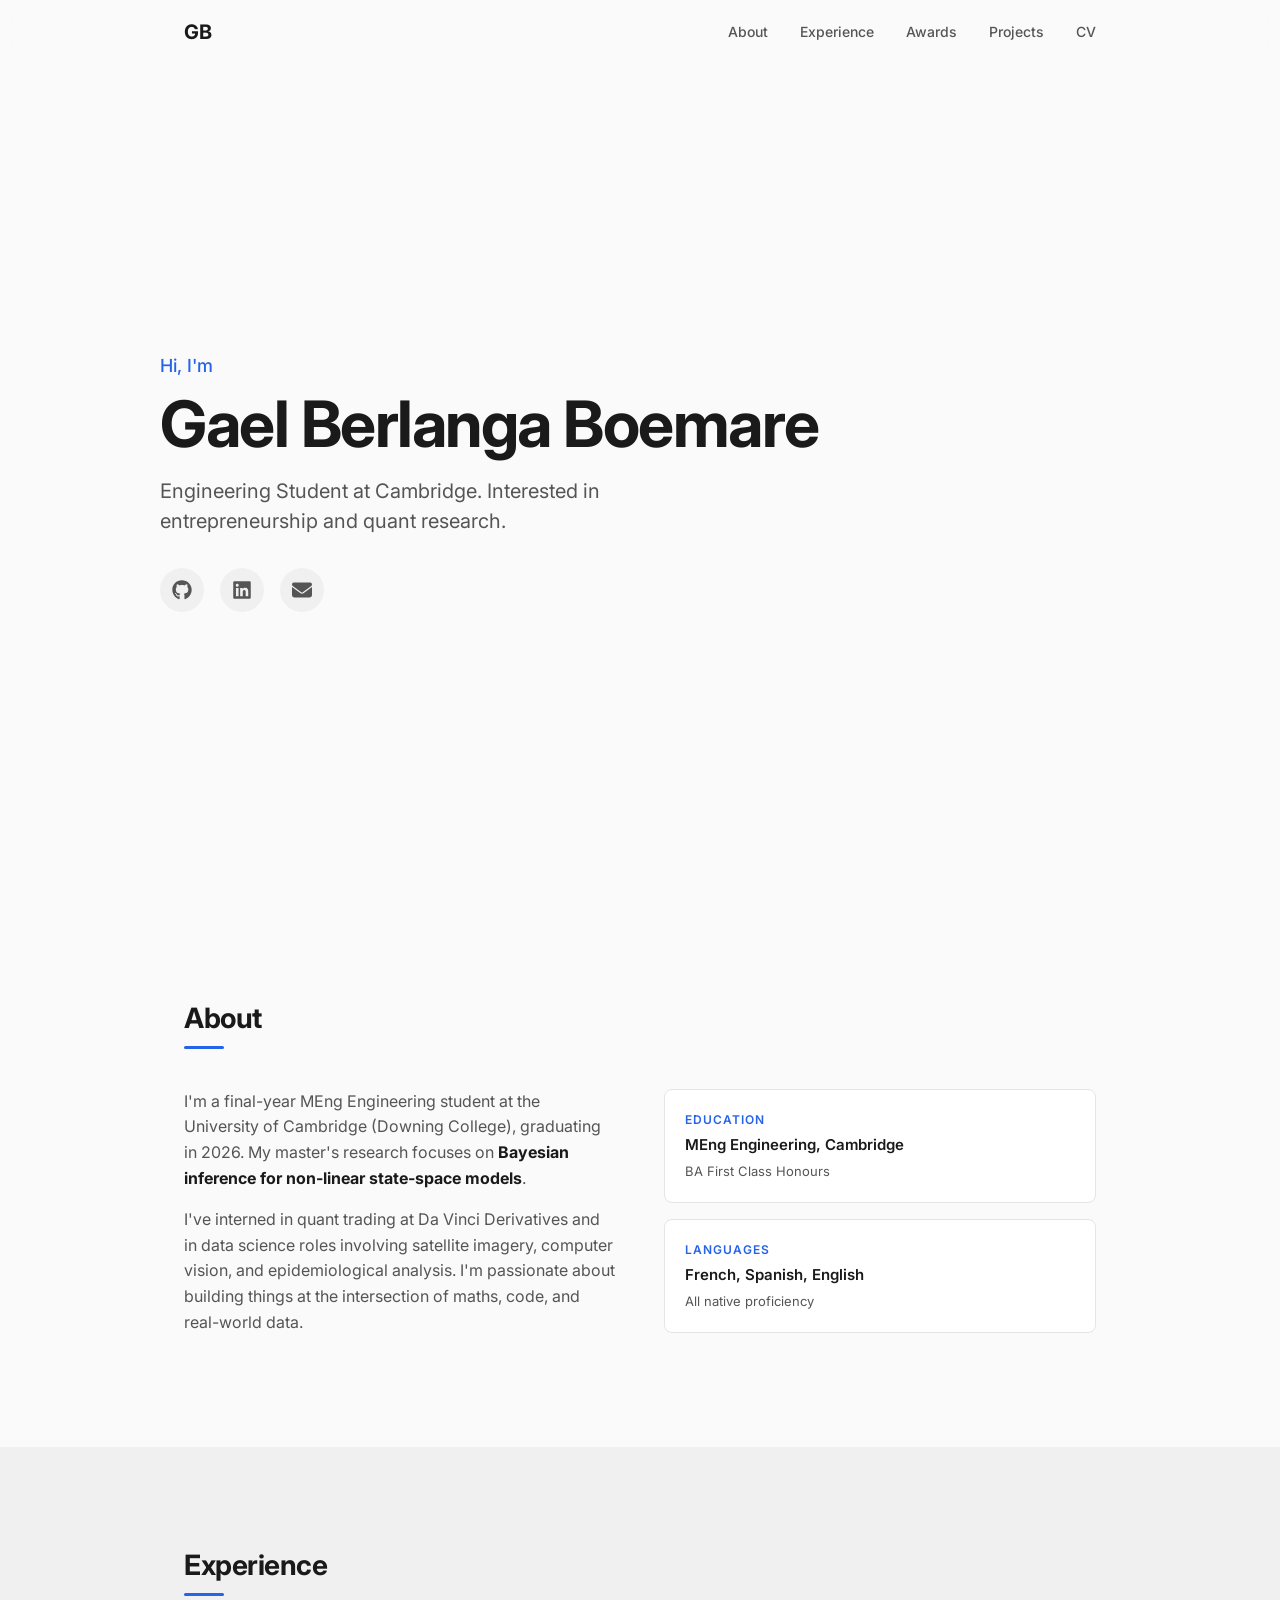
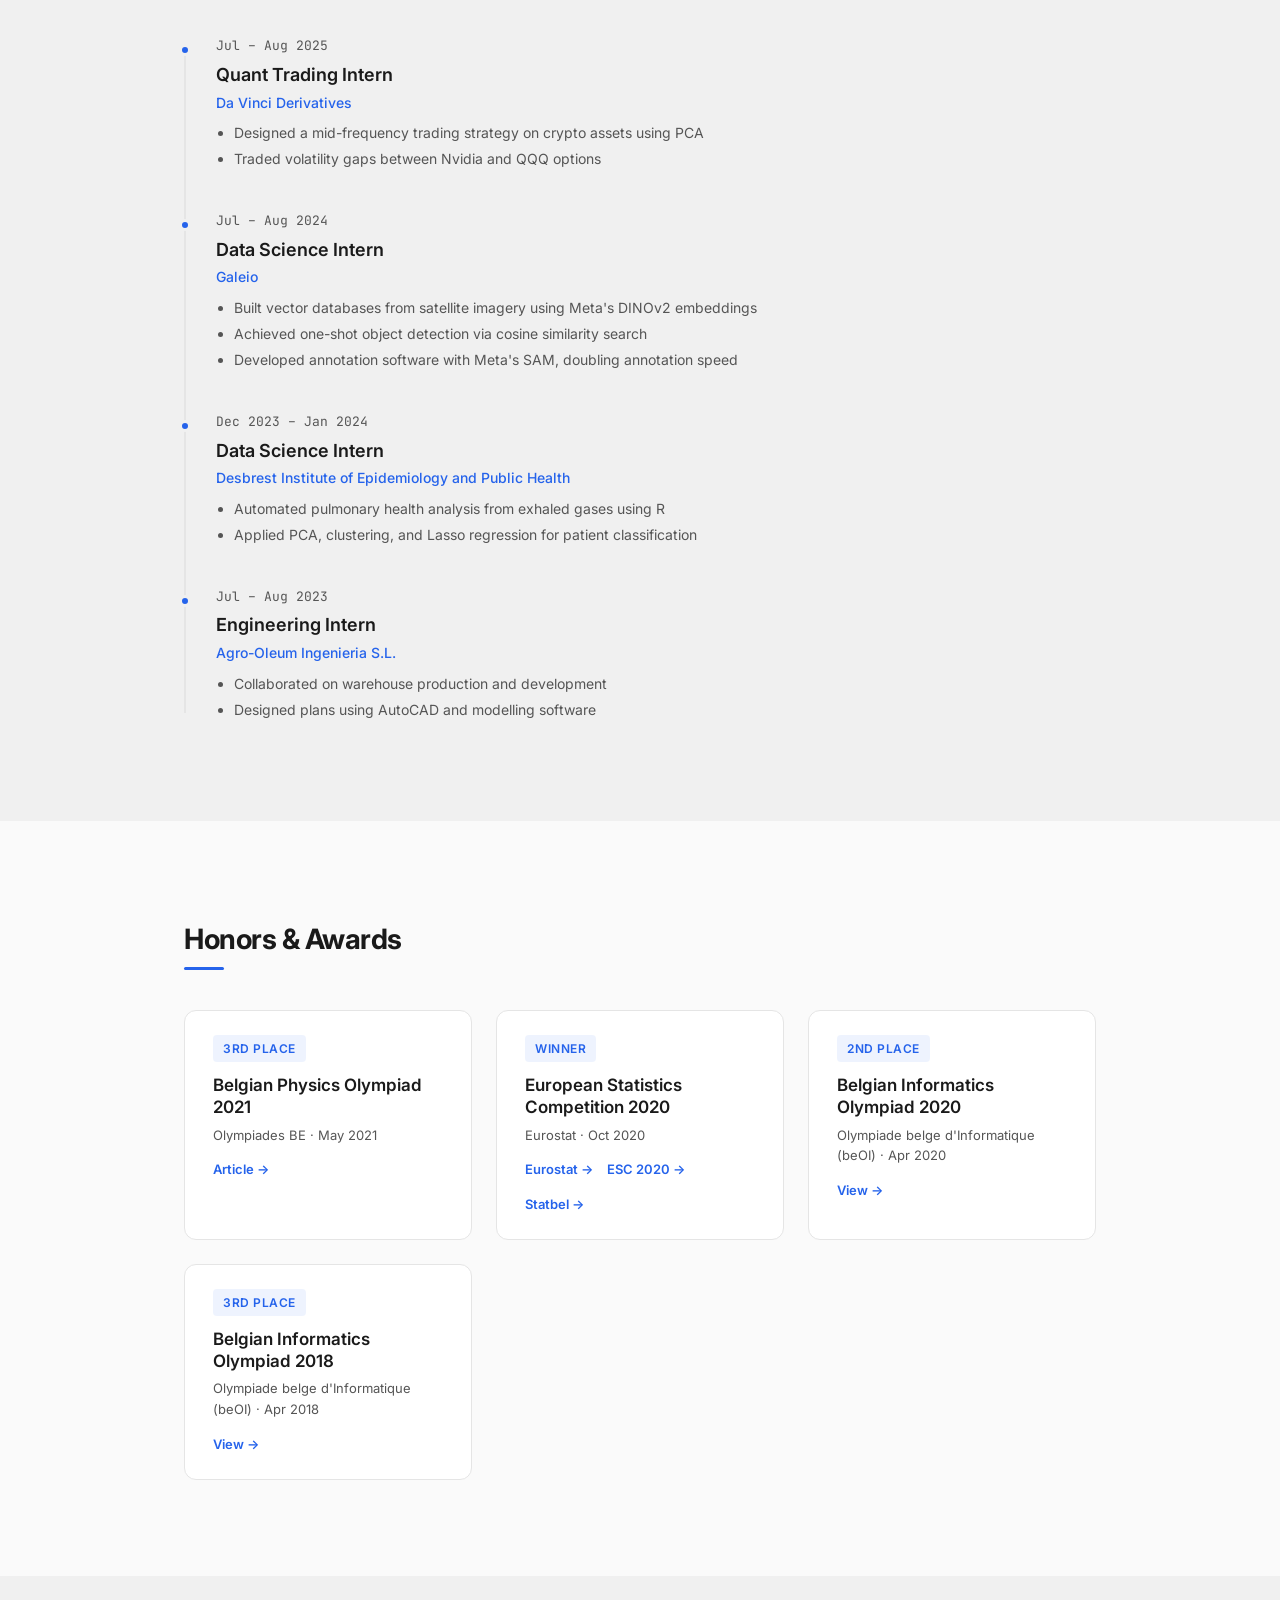
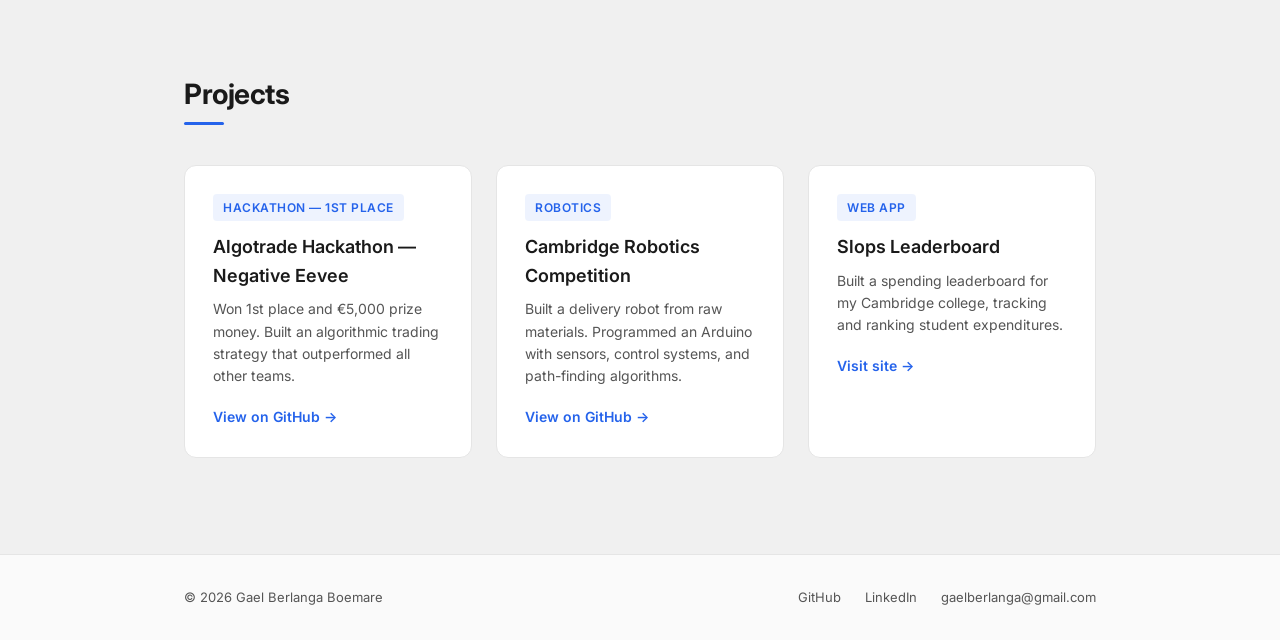
<file: index.html>
<!DOCTYPE html>
<html lang="en">
<head>
  <meta charset="utf-8">
  <meta name="viewport" content="width=device-width, initial-scale=1.0">
  <title>Gael Berlanga Boemare</title>
  <meta name="description" content="Gael Berlanga Boemare — Engineering Student at Cambridge. Interested in entrepreneurship and quant research.">
  <meta name="keywords" content="Gael Berlanga Boemare, Cambridge, Engineering, Quant, Data Science, Machine Learning, AI, Python">
  <meta name="author" content="Gael Berlanga Boemare">

  <meta property="og:title" content="Gael Berlanga Boemare">
  <meta property="og:description" content="Engineering Student at Cambridge. Interested in entrepreneurship and quant research.">
  <meta property="og:type" content="website">

  <link rel="icon" type="image/svg+xml" href="/assets/icon.svg">
  <link rel="icon" type="image/png" sizes="32x32" href="/assets/icon-32.png">
  <link rel="icon" type="image/png" sizes="144x144" href="/assets/icon-144.png">
  <link rel="apple-touch-icon" href="/assets/apple-touch-icon.png">
  <link rel="preconnect" href="https://fonts.googleapis.com">
  <link rel="preconnect" href="https://fonts.gstatic.com" crossorigin>
  <link href="https://fonts.googleapis.com/css2?family=Inter:wght@400;500;600;700&family=JetBrains+Mono:wght@400;500&display=swap" rel="stylesheet">
  <link rel="stylesheet" href="/style.css">
</head>
<body>

  <!-- Navigation -->
  <nav id="nav">
    <div class="nav-inner">
      <a href="#" class="nav-logo">GB</a>
      <div class="nav-links">
        <a href="#about">About</a>
        <a href="#experience">Experience</a>
        <a href="#awards">Awards</a>
        <a href="#projects">Projects</a>
        <a href="/GaelBerlangaBoemareCV.pdf" target="_blank">CV</a>
      </div>
    </div>
  </nav>

  <!-- Hero -->
  <header class="hero">
    <div class="hero-content">
      <p class="hero-greeting">Hi, I'm</p>
      <h1 class="hero-name">Gael Berlanga Boemare</h1>
      <p class="hero-tagline">Engineering Student at Cambridge. Interested in entrepreneurship and quant research.</p>
      <div class="hero-links">
        <a href="https://github.com/Gael-BB" target="_blank" rel="noopener" aria-label="GitHub">
          <svg viewBox="0 0 496 512" fill="currentColor"><path d="M165.9 397.4c0 2-2.3 3.6-5.2 3.6-3.3.3-5.6-1.3-5.6-3.6 0-2 2.3-3.6 5.2-3.6 3-.3 5.6 1.3 5.6 3.6zm-31.1-4.5c-.7 2 1.3 4.3 4.3 4.9 2.6 1 5.6 0 6.2-2s-1.3-4.3-4.3-5.2c-2.6-.7-5.5.3-6.2 2.3zm44.2-1.7c-2.9.7-4.9 2.6-4.6 4.9.3 2 2.9 3.3 5.9 2.6 2.9-.7 4.9-2.6 4.6-4.6-.3-1.9-3-3.2-5.9-2.9zM244.8 8C106.1 8 0 113.3 0 252c0 110.9 69.8 205.8 169.5 239.2 12.8 2.3 17.3-5.6 17.3-12.1 0-6.2-.3-40.4-.3-61.4 0 0-70 15-84.7-29.8 0 0-11.4-29.1-27.8-36.6 0 0-22.9-15.7 1.6-15.4 0 0 24.9 2 38.6 25.8 21.9 38.6 58.6 27.5 72.9 20.9 2.3-16 8.8-27.1 16-33.7-55.9-6.2-112.3-14.3-112.3-110.5 0-27.5 7.6-41.3 23.6-58.9-2.6-6.5-11.1-33.3 2.6-67.9 20.9-6.5 69 27 69 27 20-5.6 41.5-8.5 62.8-8.5s42.8 2.9 62.8 8.5c0 0 48.1-33.6 69-27 13.7 34.7 5.2 61.4 2.6 67.9 16 17.7 25.8 31.5 25.8 58.9 0 96.5-58.9 104.2-114.8 110.5 9.2 7.9 17 22.9 17 46.4 0 33.7-.3 75.4-.3 83.6 0 6.5 4.6 14.4 17.3 12.1C428.2 457.8 496 362.9 496 252 496 113.3 383.5 8 244.8 8zM97.2 352.9c-1.3 1-1 3.3.7 5.2 1.6 1.6 3.9 2.3 5.2 1 1.3-1 1-3.3-.7-5.2-1.6-1.6-3.9-2.3-5.2-1zm-10.8-8.1c-.7 1.3.3 2.9 2.3 3.9 1.6 1 3.6.7 4.3-.7.7-1.3-.3-2.9-2.3-3.9-2-.6-3.6-.3-4.3.7zm32.4 35.6c-1.6 1.3-1 4.3 1.3 6.2 2.3 2.3 5.2 2.6 6.5 1 1.3-1.3.7-4.3-1.3-6.2-2.2-2.3-5.2-2.6-6.5-1zm-11.4-14.7c-1.6 1-1.6 3.6 0 5.9 1.6 2.3 4.3 3.3 5.6 2.3 1.6-1.3 1.6-3.9 0-6.2-1.4-2.3-4-3.3-5.6-2z"/></svg>
        </a>
        <a href="https://linkedin.com/in/gael-berlanga" target="_blank" rel="noopener" aria-label="LinkedIn">
          <svg viewBox="0 0 448 512" fill="currentColor"><path d="M416 32H31.9C14.3 32 0 46.5 0 64.3v383.4C0 465.5 14.3 480 31.9 480H416c17.6 0 32-14.5 32-32.3V64.3c0-17.8-14.4-32.3-32-32.3zM135.4 416H69V202.2h66.5V416zm-33.2-243c-21.3 0-38.5-17.3-38.5-38.5S80.9 96 102.2 96c21.2 0 38.5 17.3 38.5 38.5 0 21.3-17.2 38.5-38.5 38.5zm282.1 243h-66.4V312c0-24.8-.5-56.7-34.5-56.7-34.6 0-39.9 27-39.9 54.9V416h-66.4V202.2h63.7v29.2h.9c8.9-16.8 30.6-34.5 62.9-34.5 67.2 0 79.7 44.3 79.7 101.9V416z"/></svg>
        </a>
        <a href="mailto:gaelberlanga@gmail.com" aria-label="Email">
          <svg viewBox="0 0 512 512" fill="currentColor"><path d="M48 64C21.5 64 0 85.5 0 112c0 15.1 7.1 29.3 19.2 38.4L236.8 313.6c11.4 8.5 27 8.5 38.4 0L492.8 150.4c12.1-9.1 19.2-23.3 19.2-38.4c0-26.5-21.5-48-48-48H48zM0 176V384c0 35.3 28.7 64 64 64H448c35.3 0 64-28.7 64-64V176L294.4 339.2c-22.8 17.1-54 17.1-76.8 0L0 176z"/></svg>
        </a>
      </div>
    </div>
  </header>

  <main>

    <!-- About -->
    <section id="about" class="section">
      <div class="container">
        <h2 class="section-title">About</h2>
        <div class="about-grid">
          <div class="about-text">
            <p>I'm a final-year MEng Engineering student at the University of Cambridge (Downing College), graduating in 2026. My master's research focuses on <strong>Bayesian inference for non-linear state-space models</strong>.</p>
            <p>I've interned in quant trading at Da Vinci Derivatives and in data science roles involving satellite imagery, computer vision, and epidemiological analysis. I'm passionate about building things at the intersection of maths, code, and real-world data.</p>
          </div>
          <div class="about-details">
            <div class="detail-card">
              <span class="detail-label">Education</span>
              <span class="detail-value">MEng Engineering, Cambridge</span>
              <span class="detail-sub">BA First Class Honours</span>
            </div>
            <div class="detail-card">
              <span class="detail-label">Languages</span>
              <span class="detail-value">French, Spanish, English</span>
              <span class="detail-sub">All native proficiency</span>
            </div>
          </div>
        </div>
      </div>
    </section>

    <!-- Experience -->
    <section id="experience" class="section section-alt">
      <div class="container">
        <h2 class="section-title">Experience</h2>
        <div class="timeline">

          <div class="timeline-item">
            <div class="timeline-date">Jul &ndash; Aug 2025</div>
            <div class="timeline-content">
              <h3>Quant Trading Intern</h3>
              <p class="timeline-company">Da Vinci Derivatives</p>
              <ul>
                <li>Designed a mid-frequency trading strategy on crypto assets using PCA</li>
                <li>Traded volatility gaps between Nvidia and QQQ options</li>
              </ul>
            </div>
          </div>

          <div class="timeline-item">
            <div class="timeline-date">Jul &ndash; Aug 2024</div>
            <div class="timeline-content">
              <h3>Data Science Intern</h3>
              <p class="timeline-company">Galeio</p>
              <ul>
                <li>Built vector databases from satellite imagery using Meta's DINOv2 embeddings</li>
                <li>Achieved one-shot object detection via cosine similarity search</li>
                <li>Developed annotation software with Meta's SAM, doubling annotation speed</li>
              </ul>
            </div>
          </div>

          <div class="timeline-item">
            <div class="timeline-date">Dec 2023 &ndash; Jan 2024</div>
            <div class="timeline-content">
              <h3>Data Science Intern</h3>
              <p class="timeline-company">Desbrest Institute of Epidemiology and Public Health</p>
              <ul>
                <li>Automated pulmonary health analysis from exhaled gases using R</li>
                <li>Applied PCA, clustering, and Lasso regression for patient classification</li>
              </ul>
            </div>
          </div>

          <div class="timeline-item">
            <div class="timeline-date">Jul &ndash; Aug 2023</div>
            <div class="timeline-content">
              <h3>Engineering Intern</h3>
              <p class="timeline-company">Agro-Oleum Ingenieria S.L.</p>
              <ul>
                <li>Collaborated on warehouse production and development</li>
                <li>Designed plans using AutoCAD and modelling software</li>
              </ul>
            </div>
          </div>

        </div>
      </div>
    </section>

    <!-- Honors & Awards -->
    <section id="awards" class="section">
      <div class="container">
        <h2 class="section-title">Honors &amp; Awards</h2>
        <div class="awards-grid">

          <div class="award-card">
            <div class="award-tag">3rd Place</div>
            <h3>Belgian Physics Olympiad 2021</h3>
            <p class="award-meta">Olympiades BE &middot; May 2021</p>
            <div class="award-links">
              <a href="https://www.britishschool.be/bsb-students-are-national-physics-champions/" target="_blank" rel="noopener">Article &rarr;</a>
            </div>
          </div>

          <div class="award-card">
            <div class="award-tag">Winner</div>
            <h3>European Statistics Competition 2020</h3>
            <p class="award-meta">Eurostat &middot; Oct 2020</p>
            <div class="award-links">
              <a href="https://ec.europa.eu/eurostat/web/products-eurostat-news/-/CN-20200907-1" target="_blank" rel="noopener">Eurostat &rarr;</a>
              <a href="https://esc-2020.eu/" target="_blank" rel="noopener">ESC 2020 &rarr;</a>
              <a href="https://statbel.fgov.be/en/news/belgian-winner-european-statistics-competition" target="_blank" rel="noopener">Statbel &rarr;</a>
            </div>
          </div>

          <div class="award-card">
            <div class="award-tag">2nd Place</div>
            <h3>Belgian Informatics Olympiad 2020</h3>
            <p class="award-meta">Olympiade belge d'Informatique (beOI) &middot; Apr 2020</p>
            <div class="award-links">
              <a href="https://www.be-oi.be/fr/beoi20/" target="_blank" rel="noopener">View &rarr;</a>
            </div>
          </div>

          <div class="award-card">
            <div class="award-tag">3rd Place</div>
            <h3>Belgian Informatics Olympiad 2018</h3>
            <p class="award-meta">Olympiade belge d'Informatique (beOI) &middot; Apr 2018</p>
            <div class="award-links">
              <a href="https://www.be-oi.be/fr/beoi18/" target="_blank" rel="noopener">View &rarr;</a>
            </div>
          </div>

        </div>
      </div>
    </section>

    <!-- Projects -->
    <section id="projects" class="section section-alt">
      <div class="container">
        <h2 class="section-title">Projects</h2>
        <div class="projects-grid">

          <div class="project-card">
            <div class="project-tag">Hackathon &mdash; 1st Place</div>
            <h3>Algotrade Hackathon &mdash; Negative Eevee</h3>
            <p>Won 1st place and &euro;5,000 prize money. Built an algorithmic trading strategy that outperformed all other teams.</p>
            <a href="https://github.com/alexbolfa/algotrade-negative-eevee" target="_blank" rel="noopener" class="project-link">View on GitHub &rarr;</a>
          </div>

          <div class="project-card">
            <div class="project-tag">Robotics</div>
            <h3>Cambridge Robotics Competition</h3>
            <p>Built a delivery robot from raw materials. Programmed an Arduino with sensors, control systems, and path-finding algorithms.</p>
            <a href="https://github.com/apple-phi/idp" target="_blank" rel="noopener" class="project-link">View on GitHub &rarr;</a>
          </div>

          <div class="project-card">
            <div class="project-tag">Web App</div>
            <h3>Slops Leaderboard</h3>
            <p>Built a spending leaderboard for my Cambridge college, tracking and ranking student expenditures.</p>
            <a href="https://slopsleaderboard.com/" target="_blank" rel="noopener" class="project-link">Visit site &rarr;</a>
          </div>

        </div>
      </div>
    </section>

  </main>

  <!-- Footer -->
  <footer>
    <div class="container footer-inner">
      <p>&copy; 2026 Gael Berlanga Boemare</p>
      <div class="footer-links">
        <a href="https://github.com/Gael-BB" target="_blank" rel="noopener">GitHub</a>
        <a href="https://linkedin.com/in/gael-berlanga" target="_blank" rel="noopener">LinkedIn</a>
        <a href="mailto:gaelberlanga@gmail.com">gaelberlanga@gmail.com</a>
      </div>
    </div>
  </footer>

  <script>
    // Sticky nav shadow on scroll
    const nav = document.getElementById('nav');
    window.addEventListener('scroll', () => {
      nav.classList.toggle('scrolled', window.scrollY > 20);
    });

    // Animate elements on scroll
    const observer = new IntersectionObserver((entries) => {
      entries.forEach(entry => {
        if (entry.isIntersecting) {
          entry.target.classList.add('visible');
        }
      });
    }, { threshold: 0.1 });

    document.querySelectorAll('.timeline-item, .project-card, .award-card, .about-text, .about-details, .skills-grid').forEach(el => {
      observer.observe(el);
    });
  </script>

</body>
</html>
</file>
<file: style.css>
/* ── Variables ── */
:root {
  --color-bg: #fafafa;
  --color-bg-alt: #f0f0f0;
  --color-surface: #fff;
  --color-text: #1a1a1a;
  --color-text-secondary: #555;
  --color-accent: #2563eb;
  --color-accent-hover: #1d4ed8;
  --color-border: #e5e5e5;
  --font-body: 'Inter', -apple-system, BlinkMacSystemFont, 'Segoe UI', sans-serif;
  --font-mono: 'JetBrains Mono', monospace;
  --radius: 12px;
  --radius-sm: 8px;
  --max-width: 960px;
  --nav-height: 64px;
}

/* ── Reset ── */
*, *::before, *::after {
  margin: 0;
  padding: 0;
  box-sizing: border-box;
}

html {
  scroll-behavior: smooth;
  scroll-padding-top: calc(var(--nav-height) + 24px);
}

body {
  font-family: var(--font-body);
  font-size: 16px;
  line-height: 1.6;
  color: var(--color-text);
  background: var(--color-bg);
  -webkit-font-smoothing: antialiased;
}

a {
  color: var(--color-accent);
  text-decoration: none;
  transition: color 0.2s;
}

a:hover {
  color: var(--color-accent-hover);
}

ul {
  list-style: none;
}

/* ── Container ── */
.container {
  max-width: var(--max-width);
  margin: 0 auto;
  padding: 0 24px;
}

/* ── Navigation ── */
nav {
  position: fixed;
  top: 0;
  left: 0;
  right: 0;
  height: var(--nav-height);
  background: rgba(250, 250, 250, 0.85);
  backdrop-filter: blur(12px);
  -webkit-backdrop-filter: blur(12px);
  z-index: 100;
  transition: box-shadow 0.3s;
}

nav.scrolled {
  box-shadow: 0 1px 12px rgba(0, 0, 0, 0.06);
}

.nav-inner {
  max-width: var(--max-width);
  margin: 0 auto;
  padding: 0 24px;
  height: 100%;
  display: flex;
  align-items: center;
  justify-content: space-between;
}

.nav-logo {
  font-weight: 700;
  font-size: 20px;
  color: var(--color-text);
  letter-spacing: -0.5px;
}

.nav-logo:hover {
  color: var(--color-accent);
}

.nav-links {
  display: flex;
  gap: 32px;
}

.nav-links a {
  font-size: 14px;
  font-weight: 500;
  color: var(--color-text-secondary);
  transition: color 0.2s;
}

.nav-links a:hover {
  color: var(--color-text);
}

/* ── Hero ── */
.hero {
  min-height: 100vh;
  display: flex;
  align-items: center;
  padding: 0 24px;
  padding-top: var(--nav-height);
}

.hero-content {
  max-width: var(--max-width);
  margin: 0 auto;
  width: 100%;
}

.hero-greeting {
  font-size: 18px;
  color: var(--color-accent);
  font-weight: 500;
  margin-bottom: 8px;
}

.hero-name {
  font-size: clamp(36px, 6vw, 64px);
  font-weight: 700;
  letter-spacing: -1.5px;
  line-height: 1.1;
  margin-bottom: 16px;
}

.hero-tagline {
  font-size: clamp(16px, 2.5vw, 20px);
  color: var(--color-text-secondary);
  max-width: 560px;
  line-height: 1.5;
  margin-bottom: 32px;
}

.hero-links {
  display: flex;
  gap: 16px;
}

.hero-links a {
  display: flex;
  align-items: center;
  justify-content: center;
  width: 44px;
  height: 44px;
  border-radius: 50%;
  background: var(--color-bg-alt);
  color: var(--color-text-secondary);
  transition: background 0.2s, color 0.2s, transform 0.2s;
}

.hero-links a:hover {
  background: var(--color-accent);
  color: #fff;
  transform: translateY(-2px);
}

.hero-links svg {
  width: 20px;
  height: 20px;
}

/* ── Sections ── */
.section {
  padding: 96px 0;
}

.section-alt {
  background: var(--color-bg-alt);
}

.section-title {
  font-size: 28px;
  font-weight: 700;
  letter-spacing: -0.5px;
  margin-bottom: 48px;
  position: relative;
  display: inline-block;
}

.section-title::after {
  content: '';
  position: absolute;
  bottom: -8px;
  left: 0;
  width: 40px;
  height: 3px;
  background: var(--color-accent);
  border-radius: 2px;
}

/* ── About ── */
.about-grid {
  display: grid;
  grid-template-columns: 1fr 1fr;
  gap: 48px;
  align-items: start;
}

.about-text p {
  color: var(--color-text-secondary);
  margin-bottom: 16px;
}

.about-text strong {
  color: var(--color-text);
}

.about-details {
  display: flex;
  flex-direction: column;
  gap: 16px;
}

.detail-card {
  background: var(--color-surface);
  border: 1px solid var(--color-border);
  border-radius: var(--radius-sm);
  padding: 20px;
  display: flex;
  flex-direction: column;
  gap: 4px;
}

.detail-label {
  font-size: 12px;
  font-weight: 600;
  text-transform: uppercase;
  letter-spacing: 1px;
  color: var(--color-accent);
}

.detail-value {
  font-weight: 600;
  font-size: 15px;
}

.detail-sub {
  font-size: 13px;
  color: var(--color-text-secondary);
}

/* ── Timeline / Experience ── */
.timeline {
  position: relative;
  padding-left: 32px;
}

.timeline::before {
  content: '';
  position: absolute;
  left: 0;
  top: 8px;
  bottom: 8px;
  width: 2px;
  background: var(--color-border);
}

.timeline-item {
  position: relative;
  margin-bottom: 40px;
  opacity: 0;
  transform: translateY(20px);
  transition: opacity 0.5s, transform 0.5s;
}

.timeline-item.visible {
  opacity: 1;
  transform: translateY(0);
}

.timeline-item::before {
  content: '';
  position: absolute;
  left: -37px;
  top: 8px;
  width: 12px;
  height: 12px;
  border-radius: 50%;
  background: var(--color-accent);
  border: 3px solid var(--color-bg-alt);
}

.timeline-item:last-child {
  margin-bottom: 0;
}

.timeline-date {
  font-family: var(--font-mono);
  font-size: 13px;
  color: var(--color-text-secondary);
  margin-bottom: 4px;
}

.timeline-content h3 {
  font-size: 18px;
  font-weight: 600;
  margin-bottom: 2px;
}

.timeline-company {
  font-size: 14px;
  color: var(--color-accent);
  font-weight: 500;
  margin-bottom: 8px;
}

.timeline-content ul {
  list-style: disc;
  padding-left: 18px;
}

.timeline-content li {
  font-size: 14px;
  color: var(--color-text-secondary);
  margin-bottom: 4px;
}

/* ── Startup ── */
.startup-card {
  display: block;
  position: relative;
  background: linear-gradient(135deg, #2563eb 0%, #1d4ed8 100%);
  color: #fff;
  border-radius: var(--radius);
  padding: 40px;
  overflow: hidden;
  opacity: 0;
  transform: translateY(20px);
  transition: opacity 0.5s, transform 0.5s, box-shadow 0.3s;
  box-shadow: 0 4px 20px rgba(37, 99, 235, 0.15);
}

.startup-card.visible {
  opacity: 1;
  transform: translateY(0);
}

.startup-card::before {
  content: '';
  position: absolute;
  top: -50%;
  right: -20%;
  width: 60%;
  height: 200%;
  background: radial-gradient(circle, rgba(255, 255, 255, 0.12) 0%, transparent 60%);
  pointer-events: none;
}

.startup-card:hover {
  color: #fff;
  transform: translateY(-2px);
  box-shadow: 0 12px 40px rgba(37, 99, 235, 0.25);
}

.startup-tag {
  display: inline-block;
  font-size: 12px;
  font-weight: 600;
  text-transform: uppercase;
  letter-spacing: 0.5px;
  background: rgba(255, 255, 255, 0.2);
  padding: 4px 10px;
  border-radius: 4px;
  margin-bottom: 16px;
  position: relative;
}

.startup-name {
  font-size: 32px;
  font-weight: 700;
  letter-spacing: -0.5px;
  margin-bottom: 4px;
  position: relative;
}

.startup-url {
  font-family: var(--font-mono);
  font-size: 14px;
  opacity: 0.85;
  margin-bottom: 16px;
  position: relative;
}

.startup-desc {
  font-size: 15px;
  line-height: 1.6;
  opacity: 0.95;
  max-width: 640px;
  margin-bottom: 20px;
  position: relative;
}

.startup-link {
  font-size: 14px;
  font-weight: 600;
  position: relative;
}

/* ── Awards ── */
.awards-grid {
  display: grid;
  grid-template-columns: repeat(auto-fit, minmax(280px, 1fr));
  gap: 24px;
}

.award-card {
  background: var(--color-surface);
  border: 1px solid var(--color-border);
  border-radius: var(--radius);
  padding: 24px 28px;
  opacity: 0;
  transform: translateY(20px);
  transition: opacity 0.5s, transform 0.5s, box-shadow 0.3s;
}

.award-card.visible {
  opacity: 1;
  transform: translateY(0);
}

.award-card:hover {
  box-shadow: 0 8px 30px rgba(0, 0, 0, 0.06);
}

.award-tag {
  display: inline-block;
  font-size: 12px;
  font-weight: 600;
  text-transform: uppercase;
  letter-spacing: 0.5px;
  color: var(--color-accent);
  background: rgba(37, 99, 235, 0.08);
  padding: 4px 10px;
  border-radius: 4px;
  margin-bottom: 12px;
}

.award-card h3 {
  font-size: 17px;
  font-weight: 600;
  margin-bottom: 6px;
  line-height: 1.3;
}

.award-meta {
  font-size: 13px;
  color: var(--color-text-secondary);
  margin-bottom: 14px;
}

.award-links {
  display: flex;
  flex-wrap: wrap;
  gap: 14px;
}

.award-links a {
  font-size: 13px;
  font-weight: 600;
  color: var(--color-accent);
}

.award-links a:hover {
  color: var(--color-accent-hover);
}

/* ── Projects ── */
.projects-grid {
  display: grid;
  grid-template-columns: repeat(auto-fit, minmax(280px, 1fr));
  gap: 24px;
}

.project-card {
  background: var(--color-surface);
  border: 1px solid var(--color-border);
  border-radius: var(--radius);
  padding: 28px;
  transition: transform 0.2s, box-shadow 0.2s;
  opacity: 0;
  transform: translateY(20px);
  transition: opacity 0.5s, transform 0.5s, box-shadow 0.3s;
}

.project-card.visible {
  opacity: 1;
  transform: translateY(0);
}

.project-card:hover {
  box-shadow: 0 8px 30px rgba(0, 0, 0, 0.06);
}

.project-tag {
  display: inline-block;
  font-size: 12px;
  font-weight: 600;
  text-transform: uppercase;
  letter-spacing: 0.5px;
  color: var(--color-accent);
  background: rgba(37, 99, 235, 0.08);
  padding: 4px 10px;
  border-radius: 4px;
  margin-bottom: 12px;
}

.project-card h3 {
  font-size: 18px;
  font-weight: 600;
  margin-bottom: 8px;
}

.project-card p {
  font-size: 14px;
  color: var(--color-text-secondary);
  margin-bottom: 16px;
}

.project-link {
  font-size: 14px;
  font-weight: 600;
  color: var(--color-accent);
  background: none;
  border: none;
  cursor: pointer;
  padding: 0;
  font-family: var(--font-body);
  transition: color 0.2s;
}

.project-link:hover {
  color: var(--color-accent-hover);
}

/* ── Modal ── */
.modal-overlay {
  position: fixed;
  inset: 0;
  z-index: 200;
  background: rgba(0, 0, 0, 0.6);
  backdrop-filter: blur(4px);
  -webkit-backdrop-filter: blur(4px);
  display: flex;
  align-items: center;
  justify-content: center;
  opacity: 0;
  pointer-events: none;
  transition: opacity 0.3s;
}

.modal-overlay.active {
  opacity: 1;
  pointer-events: auto;
}

.modal {
  position: relative;
  width: 90vw;
  max-width: 1100px;
  aspect-ratio: 16 / 9;
  background: #000;
  border-radius: var(--radius);
  overflow: hidden;
  transform: scale(0.95) translateY(10px);
  transition: transform 0.3s;
}

.modal-overlay.active .modal {
  transform: scale(1) translateY(0);
}

.modal iframe {
  width: 100%;
  height: 100%;
  border: none;
}

.modal-close {
  position: absolute;
  top: -40px;
  right: 0;
  width: 36px;
  height: 36px;
  border-radius: 50%;
  border: none;
  background: rgba(255, 255, 255, 0.15);
  color: #fff;
  font-size: 22px;
  cursor: pointer;
  display: flex;
  align-items: center;
  justify-content: center;
  transition: background 0.2s;
  line-height: 1;
}

.modal-close:hover {
  background: rgba(255, 255, 255, 0.3);
}

/* ── Skills ── */
.skills-grid {
  display: flex;
  flex-wrap: wrap;
  gap: 12px;
  opacity: 0;
  transform: translateY(20px);
  transition: opacity 0.5s, transform 0.5s;
}

.skills-grid.visible {
  opacity: 1;
  transform: translateY(0);
}

.skill {
  background: var(--color-surface);
  border: 1px solid var(--color-border);
  border-radius: 100px;
  padding: 10px 20px;
  font-size: 14px;
  font-weight: 500;
  transition: border-color 0.2s, color 0.2s;
}

.skill:hover {
  border-color: var(--color-accent);
  color: var(--color-accent);
}

/* ── Footer ── */
footer {
  border-top: 1px solid var(--color-border);
  padding: 32px 0;
}

.footer-inner {
  display: flex;
  justify-content: space-between;
  align-items: center;
}

.footer-inner p {
  font-size: 13px;
  color: var(--color-text-secondary);
}

.footer-links {
  display: flex;
  gap: 24px;
}

.footer-links a {
  font-size: 13px;
  color: var(--color-text-secondary);
}

.footer-links a:hover {
  color: var(--color-text);
}

/* ── Scroll animations ── */
.about-text, .about-details {
  opacity: 0;
  transform: translateY(20px);
  transition: opacity 0.5s, transform 0.5s;
}

.about-text.visible, .about-details.visible {
  opacity: 1;
  transform: translateY(0);
}

/* ── Responsive ── */
@media (max-width: 768px) {
  .about-grid {
    grid-template-columns: 1fr;
    gap: 32px;
  }

  .nav-links {
    gap: 20px;
  }

  .nav-links a {
    font-size: 13px;
  }

  .section {
    padding: 64px 0;
  }

  .hero {
    min-height: 90vh;
  }

  .footer-inner {
    flex-direction: column;
    gap: 12px;
    text-align: center;
  }
}

@media (max-width: 480px) {
  .nav-links {
    gap: 14px;
  }

  .hero-links {
    gap: 12px;
  }

  .timeline {
    padding-left: 24px;
  }

  .timeline-item::before {
    left: -29px;
    width: 10px;
    height: 10px;
  }
}
</file>
